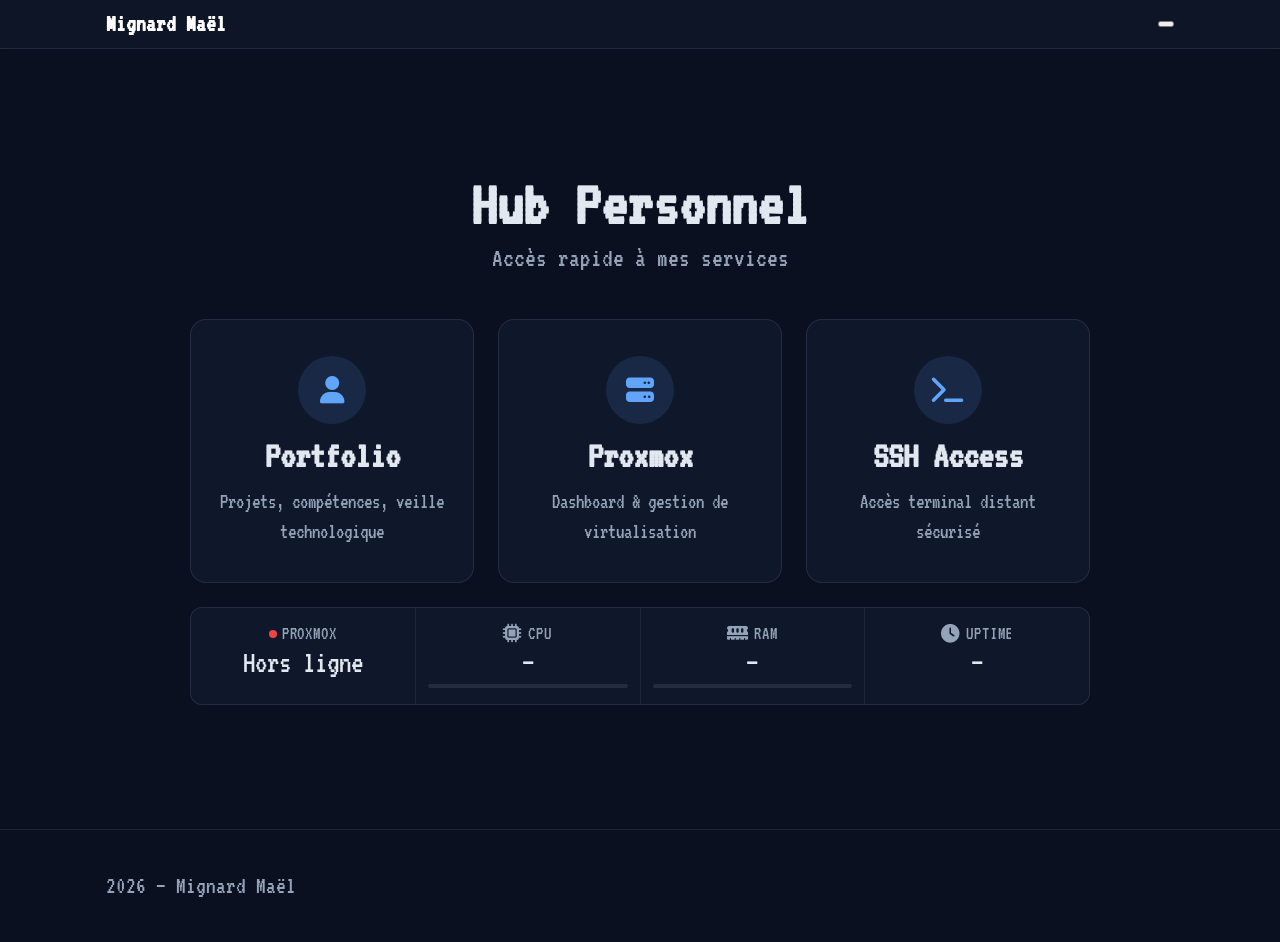
<file: index.html>
<!DOCTYPE html>
<html lang="fr">
  <head>
    <meta charset="UTF-8" />
    <meta name="viewport" content="width=device-width, initial-scale=1" />
    <title>Hub — Mignard Maël</title>
    <link href="https://fonts.googleapis.com/css2?family=VT323&display=swap" rel="stylesheet">
    <link rel="stylesheet" href="https://cdnjs.cloudflare.com/ajax/libs/font-awesome/6.5.1/css/all.min.css">
    <link rel="stylesheet" href="assets/css/style.css" />
    <link rel="icon" href="data:image/svg+xml,<svg xmlns=%22http://www.w3.org/2000/svg%22 viewBox=%220 0 100 100%22><text y=%22.9em%22 font-size=%2290%22></text></svg>">
    <script src="assets/js/main.js" defer></script>
    <script src="assets/js/stats.js" defer></script>
  </head>
  <body>
    <nav class="barre-de-navigation">
      <div class="conteneur">
        <a class="marque" href="index.html">Mignard Maël</a>
        <button class="bascule-theme" aria-label="Basculer le thème"></button>
      </div>
    </nav>

    <main class="hub-principal">
      <div class="conteneur hub-conteneur">
        <div class="hub-entete">
          <h1>Hub <span class="accent">Personnel</span></h1>
          <p class="hub-sous-titre">Accès rapide à mes services</p>
        </div>
        <div class="hub-grille">
          <a class="hub-carte" href="a-propos.html">
            <div class="hub-carte-icone"><i class="fa-solid fa-user"></i></div>
            <h2>Portfolio</h2>
            <p>Projets, compétences, veille technologique</p>
          </a>
          <a class="hub-carte" href="proxmox-dashboard.html">
            <div class="hub-carte-icone"><i class="fa-solid fa-server"></i></div>
            <h2>Proxmox</h2>
            <p>Dashboard & gestion de virtualisation</p>
          </a>
          <a class="hub-carte" href="https://ssh.mael-m.fr" target="_blank" rel="noopener noreferrer">
            <div class="hub-carte-icone"><i class="fa-solid fa-terminal"></i></div>
            <h2>SSH Access</h2>
            <p>Accès terminal distant sécurisé</p>
          </a>
        </div>

        <div class="hub-stats" id="proxmox-stats">
          <div class="stat-bloc">
            <span class="stat-label"><span class="stat-dot offline" id="stat-dot"></span> Proxmox</span>
            <span class="stat-value" id="stat-status">…</span>
          </div>
          <div class="stat-bloc">
            <span class="stat-label"><i class="fa-solid fa-microchip"></i> CPU</span>
            <span class="stat-value" id="stat-cpu">…</span>
            <div class="stat-bar-track"><div class="stat-bar" id="bar-cpu"></div></div>
          </div>
          <div class="stat-bloc">
            <span class="stat-label"><i class="fa-solid fa-memory"></i> RAM</span>
            <span class="stat-value" id="stat-ram">…</span>
            <div class="stat-bar-track"><div class="stat-bar" id="bar-ram"></div></div>
          </div>
          <div class="stat-bloc">
            <span class="stat-label"><i class="fa-solid fa-clock"></i> Uptime</span>
            <span class="stat-value" id="stat-uptime">…</span>
          </div>
        </div>

      </div>
    </main>

    <footer>
      <div class="conteneur">
        <p><span id="annee"></span> — Mignard Maël</p>
      </div>
    </footer>
  </body>
</html>
</file>
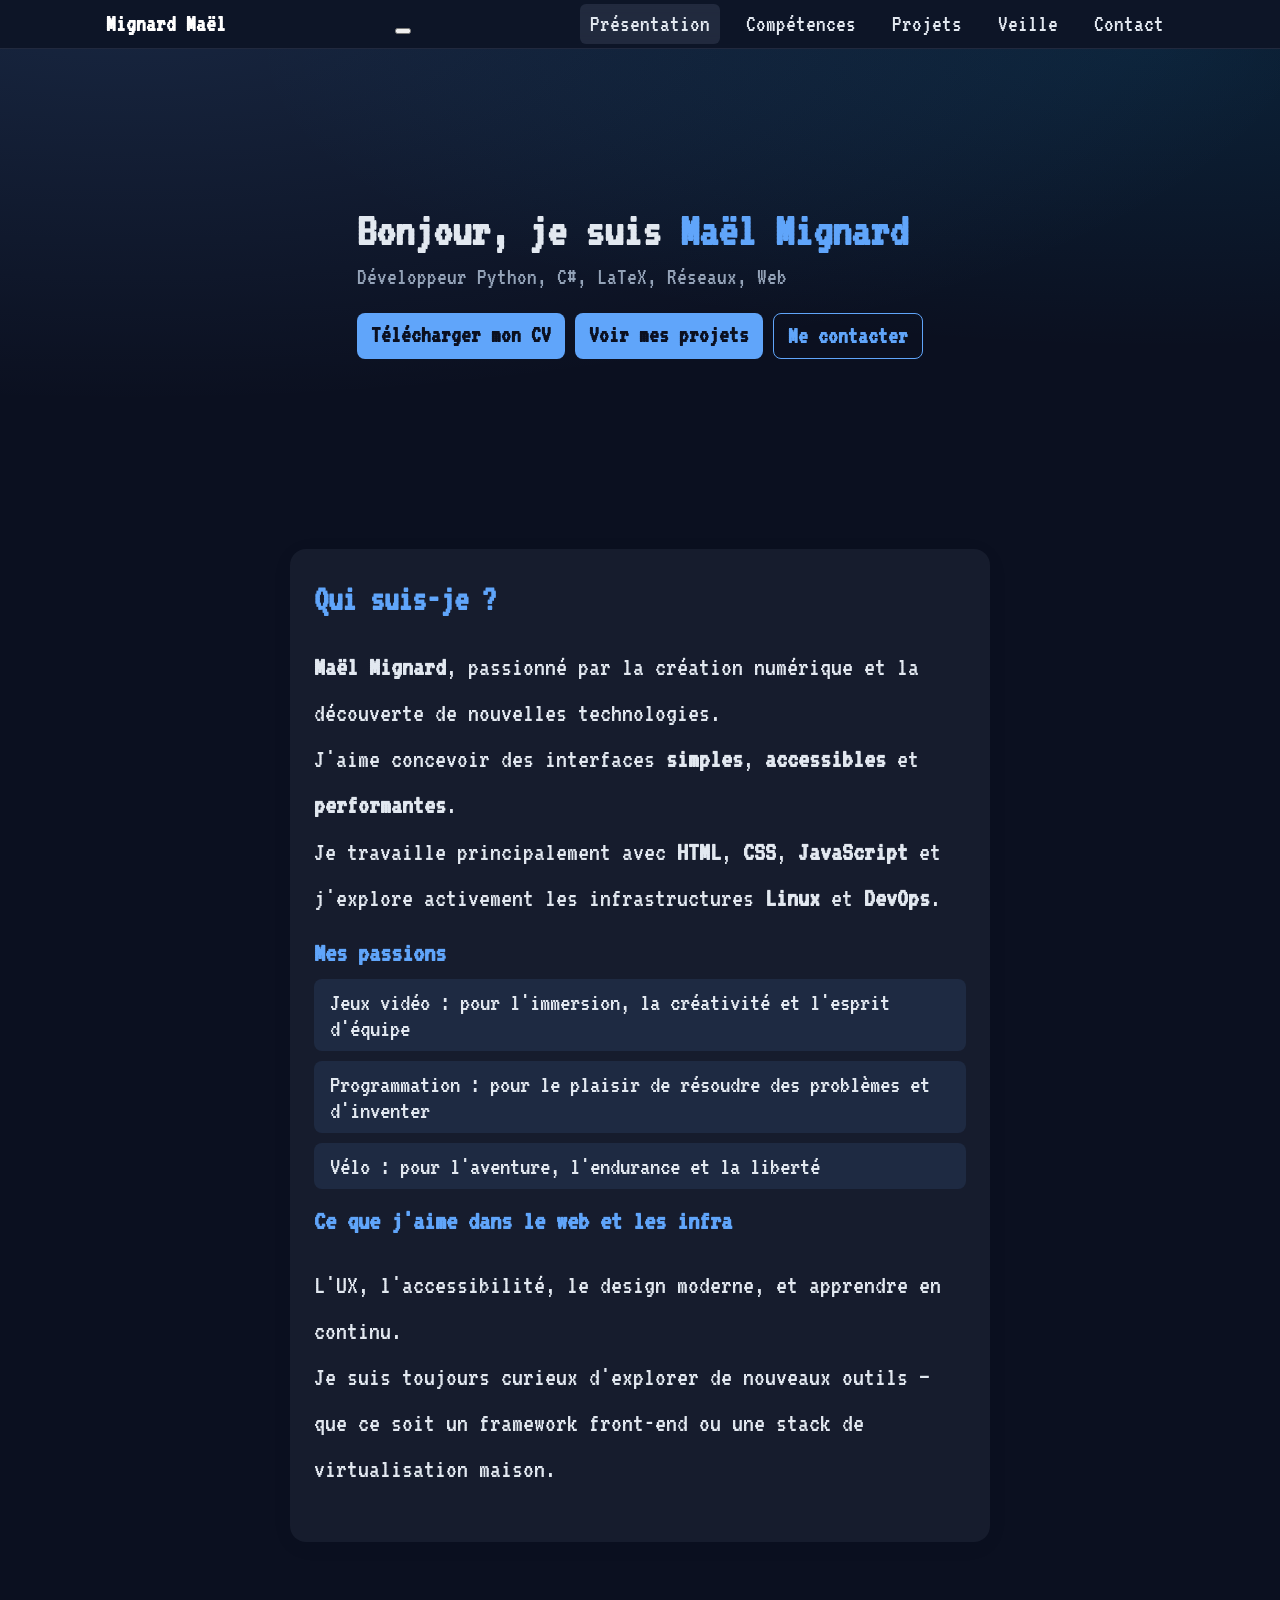
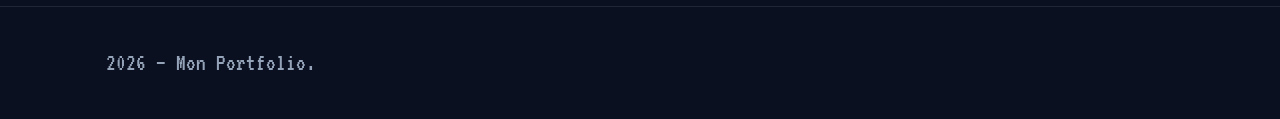
<file: a-propos.html>
<!DOCTYPE html>
<html lang="fr">
  <head>
    <meta charset="UTF-8" />
    <meta name="viewport" content="width=device-width, initial-scale=1" />
    <title>Présentation — Mignard Maël</title>
    <link href="https://fonts.googleapis.com/css2?family=VT323&display=swap" rel="stylesheet">
    <link rel="stylesheet" href="https://cdnjs.cloudflare.com/ajax/libs/font-awesome/6.5.1/css/all.min.css">
    <link rel="stylesheet" href="assets/css/style.css" />
    <link rel="icon" href="data:image/svg+xml,<svg xmlns=%22http://www.w3.org/2000/svg%22 viewBox=%220 0 100 100%22><text y=%22.9em%22 font-size=%2290%22></text></svg>">
    <script src="assets/js/main.js" defer></script>
  </head>
  <body>
    <nav class="barre-de-navigation">
      <div class="conteneur">
        <a class="marque" href="index.html">Mignard Maël</a>
        <div class="groupe-boutons-nav">
          <button class="bascule-theme" aria-label="Basculer le thème"></button>
          <button class="bascule-menu" aria-expanded="false" aria-controls="menu-principal" aria-label="Ouvrir le menu">
            <span></span><span></span><span></span>
          </button>
        </div>
        <ul id="menu-principal">
          <li><a class="actif" href="a-propos.html">Présentation</a></li>
          <li><a href="competences.html">Compétences</a></li>
          <li><a href="projects.html">Projets</a></li>
          <li><a href="veille.html">Veille</a></li>
          <li><a href="contact.html">Contact</a></li>
        </ul>
      </div>
    </nav>

    <header class="hero">
      <div class="conteneur">
        <h1>Bonjour, je suis <span class="accent">Maël Mignard</span></h1>
        <p class="sous-titre">Développeur Python, C#, LaTeX, Réseaux, Web</p>
        <div class="appel-action">
          <a class="bouton" href="assets/cv_fictif.pdf" download>Télécharger mon CV</a>
          <a class="bouton" href="projects.html">Voir mes projets</a>
          <a class="bouton secondaire" href="contact.html">Me contacter</a>
        </div>
      </div>
    </header>

    <main class="conteneur a-propos-principal">
      <section class="a-propos-section">
        <h2>Qui suis-je ?</h2>
        <p>
          <strong>Maël Mignard</strong>, passionné par la création numérique et la découverte de nouvelles technologies.<br>
          J'aime concevoir des interfaces <b>simples</b>, <b>accessibles</b> et <b>performantes</b>.<br>
          Je travaille principalement avec <b>HTML</b>, <b>CSS</b>, <b>JavaScript</b> et j'explore activement les infrastructures <b>Linux</b> et <b>DevOps</b>.
        </p>
        <h3>Mes passions</h3>
        <ul class="a-propos-passions">
          <li>Jeux vidéo&nbsp;: pour l'immersion, la créativité et l'esprit d'équipe</li>
          <li>Programmation&nbsp;: pour le plaisir de résoudre des problèmes et d'inventer</li>
          <li>Vélo&nbsp;: pour l'aventure, l'endurance et la liberté</li>
        </ul>
        <h3>Ce que j'aime dans le web et les infra</h3>
        <p>
          L'UX, l'accessibilité, le design moderne, et apprendre en continu.<br>
          Je suis toujours curieux d'explorer de nouveaux outils — que ce soit un framework front-end ou une stack de virtualisation maison.
        </p>
      </section>
    </main>

    <footer>
      <div class="conteneur">
        <p><span id="annee"></span> — Mon Portfolio.</p>
      </div>
    </footer>
  </body>
</html>
</file>
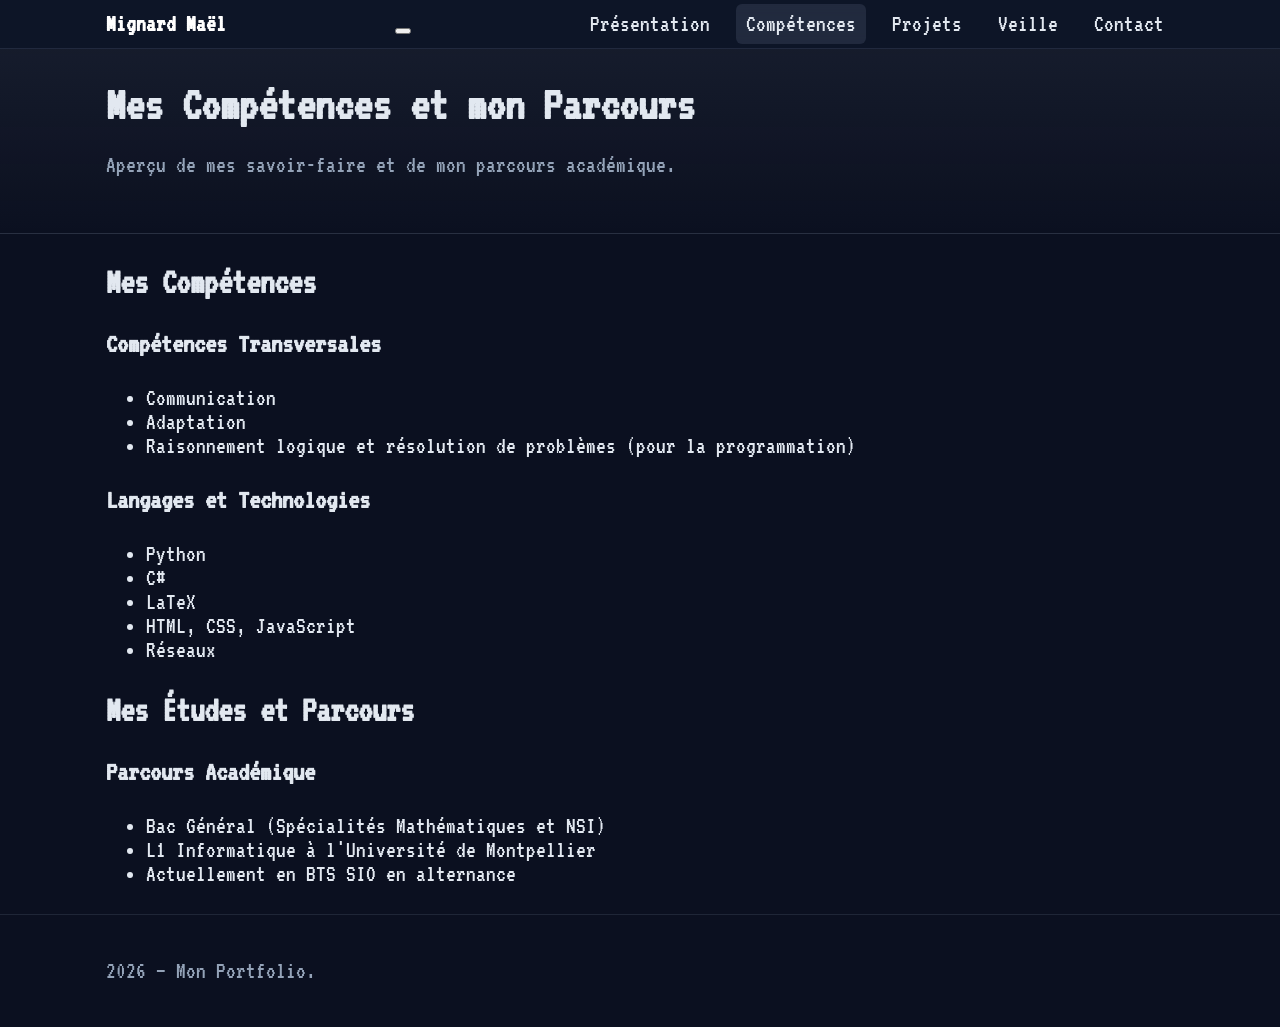
<file: competences.html>
<!DOCTYPE html>
<html lang="fr">
  <head>
    <meta charset="UTF-8" />
    <meta name="viewport" content="width=device-width, initial-scale=1" />
    <title>Compétences & Études - Mignard Maël</title>
    <link href="https://fonts.googleapis.com/css2?family=VT323&display=swap" rel="stylesheet">
    <link rel="stylesheet" href="https://cdnjs.cloudflare.com/ajax/libs/font-awesome/6.5.1/css/all.min.css">
    <link rel="stylesheet" href="assets/css/style.css" />
    <link rel="icon" href="data:image/svg+xml,<svg xmlns=%22http://www.w3.org/2000/svg%22 viewBox=%220 0 100 100%22><text y=%22.9em%22 font-size=%2290%22></text></svg>">
    <script src="assets/js/main.js" defer></script>
  </head>
  <body>
    <nav class="barre-de-navigation">
      <div class="conteneur">
        <a class="marque" href="index.html">Mignard Maël</a>
        <div class="groupe-boutons-nav">
          <button class="bascule-theme" aria-label="Basculer le thème"></button>
          <button class="bascule-menu" aria-expanded="false" aria-controls="menu-principal" aria-label="Ouvrir le menu">
            <span></span><span></span><span></span>
          </button>
        </div>
        <ul id="menu-principal">
          <li><a href="a-propos.html">Présentation</a></li>
          <li><a class="actif" href="competences.html">Compétences</a></li>
          <li><a href="projects.html">Projets</a></li>
          <li><a href="veille.html">Veille</a></li>
          <li><a href="contact.html">Contact</a></li>
        </ul>
      </div>
    </nav>

    <header class="sous-hero">
      <div class="conteneur">
        <h1>Mes <span class="accent">Compétences</span> et mon <span class="accent">Parcours</span></h1>
        <p class="sous-titre">Aperçu de mes savoir-faire et de mon parcours académique.</p>
      </div>
    </header>

    <main class="conteneur">
      <section class="competences-section">
        <h2>Mes Compétences</h2>
        <div class="competences-list">
          <h3>Compétences Transversales</h3>
          <ul>
            <li>Communication</li>
            <li>Adaptation</li>
            <li>Raisonnement logique et résolution de problèmes (pour la programmation)</li>
          </ul>
          <h3>Langages et Technologies</h3>
          <ul>
            <li>Python</li>
            <li>C#</li>
            <li>LaTeX</li>
            <li>HTML, CSS, JavaScript</li>
            <li>Réseaux</li>
          </ul>
        </div>
      </section>

      <section class="etudes-section">
        <h2>Mes Études et Parcours</h2>
        <div class="etudes-content">
          <h3>Parcours Académique</h3>
          <ul>
            <li>Bac Général (Spécialités Mathématiques et NSI)</li>
            <li>L1 Informatique à l'Université de Montpellier</li>
            <li>Actuellement en BTS SIO en alternance</li>
          </ul>
        </div>
      </section>
    </main>

    <footer>
      <div class="conteneur">
        <p> <span id="annee"></span> — Mon Portfolio. </p>
      </div>
    </footer>
  </body>
</html>
</file>
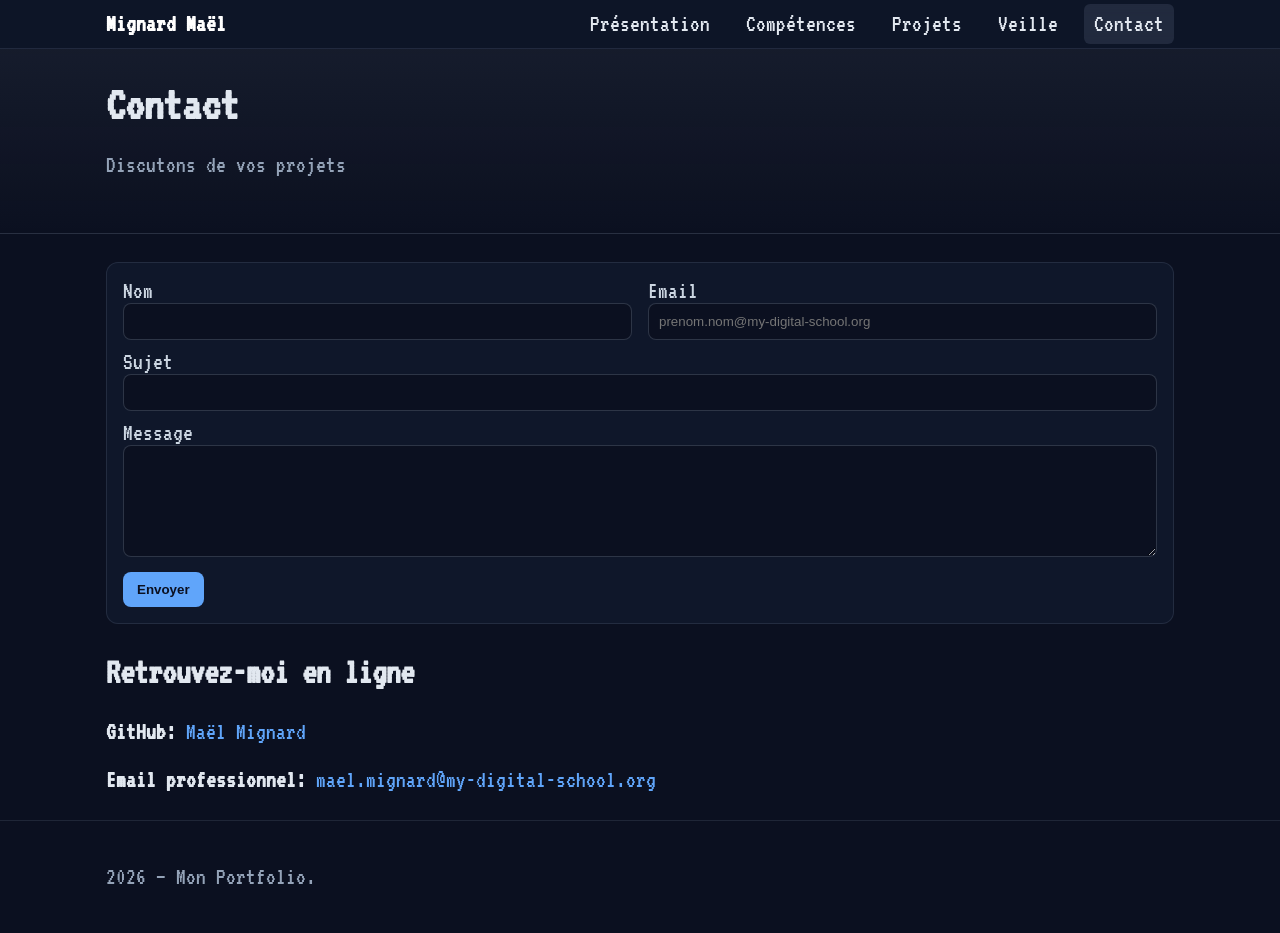
<file: contact.html>
<!DOCTYPE html>
<html lang="fr">
  <head>
    <meta charset="UTF-8" />
    <meta name="viewport" content="width=device-width, initial-scale=1" />
    <title>Portfolio — Contact</title>
    <link href="https://fonts.googleapis.com/css2?family=VT323&display=swap" rel="stylesheet">
    <link rel="stylesheet" href="https://cdnjs.cloudflare.com/ajax/libs/font-awesome/6.5.1/css/all.min.css">
    <link rel="stylesheet" href="assets/css/style.css" />
    <link rel="icon" href="data:image/svg+xml,<svg xmlns=%22http://www.w3.org/2000/svg%22 viewBox=%220 0 100 100%22><text y=%22.9em%22 font-size=%2290%22></text></svg>">
    <script src="assets/js/main.js" defer></script>
  </head>
  <body>
    <nav class="barre-de-navigation">
      <div class="conteneur">
        <a class="marque" href="index.html">Mignard Maël</a>
        <button class="bascule-menu" aria-expanded="false" aria-controls="menu-principal" aria-label="Ouvrir le menu">
          <span></span><span></span><span></span>
        </button>
        <ul id="menu-principal">
          <li><a href="a-propos.html">Présentation</a></li>
          <li><a href="competences.html">Compétences</a></li>
          <li><a href="projects.html">Projets</a></li>
          <li><a href="veille.html">Veille</a></li>
          <li><a class="actif" href="contact.html">Contact</a></li>
        </ul>
      </div>
    </nav>

    <header class="sous-hero">
      <div class="conteneur">
        <h1>Contact</h1>
        <p class="sous-titre">Discutons de vos projets</p>
      </div>
    </header>

    <main class="conteneur">
      <section>
        <form class="formulaire" action="https://formspree.io/f/VOTRE_CODE_UNIQUE" method="post">
          <div class="grille formulaire-grille">
            <label>
              Nom
              <input type="text" name="name" required />
            </label>
            <label>
              Email
              <input type="email" name="email" required placeholder="prenom.nom@my-digital-school.org" />
            </label>
          </div>
          <label>
            Sujet
            <input type="text" name="subject" />
          </label>
          <label>
            Message
            <textarea name="message" rows="6" required></textarea>
          </label>
          <button class="bouton" type="submit">Envoyer</button>
        </form>
      </section>

      <section>
        <h2>Retrouvez-moi en ligne</h2>
        <p><strong>GitHub:</strong> <a href="https://github.com/ToNyG3nt/BTS" target="_blank">Maël Mignard</a></p>
        <p><strong>Email professionnel:</strong> <a href="mailto:mael.mignard@my-digital-school.org">mael.mignard@my-digital-school.org</a></p>
      </section>
    </main>

    <footer>
      <div class="conteneur">
        <p><span id="annee"></span> — Mon Portfolio.</p>
      </div>
    </footer>
  </body>
  </html>
</file>
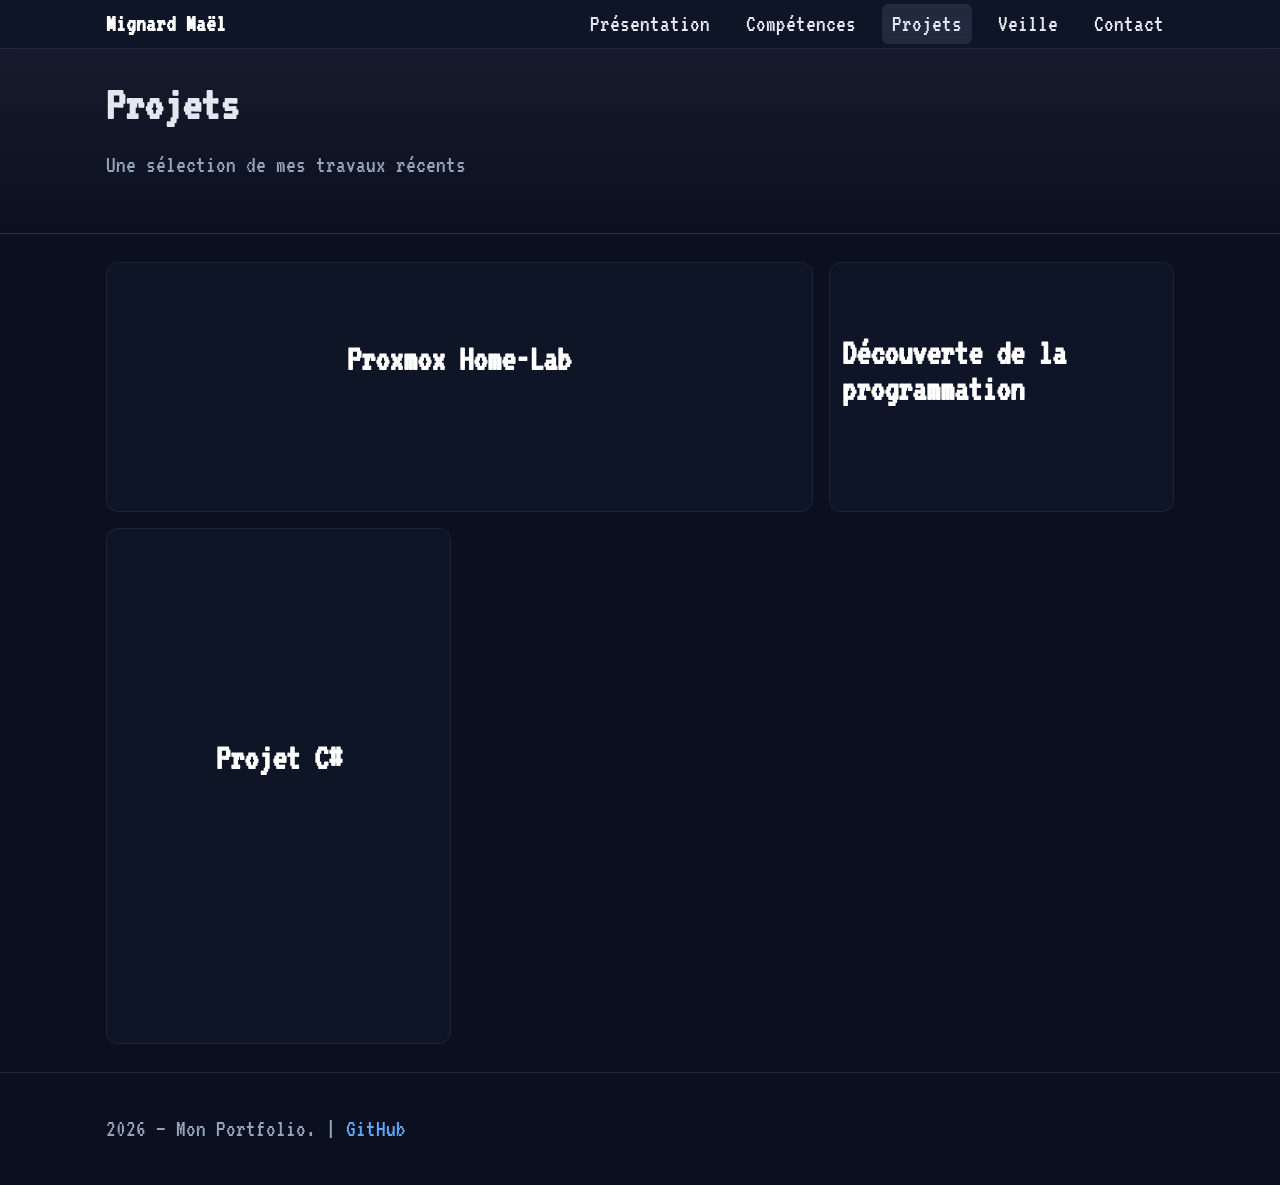
<file: projects.html>
<!DOCTYPE html>
<html lang="fr">
  <head>
    <meta charset="UTF-8" />
    <meta name="viewport" content="width=device-width, initial-scale=1" />
    <title>Portfolio — Projets</title>
    <link href="https://fonts.googleapis.com/css2?family=VT323&display=swap" rel="stylesheet">
    <link rel="stylesheet" href="https://cdnjs.cloudflare.com/ajax/libs/font-awesome/6.5.1/css/all.min.css">
    <link rel="stylesheet" href="assets/css/style.css" />
    <link rel="icon" href="data:image/svg+xml,<svg xmlns=%22http://www.w3.org/2000/svg%22 viewBox=%220 0 100 100%22><text y=%22.9em%22 font-size=%2290%22></text></svg>">
    <script src="assets/js/main.js" defer></script>
  </head>
  <body>
    <nav class="barre-de-navigation">
      <div class="conteneur">
        <a class="marque" href="index.html">Mignard Maël</a>
        <button class="bascule-menu" aria-expanded="false" aria-controls="menu-principal" aria-label="Ouvrir le menu">
          <span></span><span></span><span></span>
        </button>
        <ul id="menu-principal">
          <li><a href="a-propos.html">Présentation</a></li>
          <li><a href="competences.html">Compétences</a></li>
          <li><a class="actif" href="projects.html">Projets</a></li>
          <li><a href="veille.html">Veille</a></li>
          <li><a href="contact.html">Contact</a></li>
        </ul>
      </div>
    </nav>

    <header class="sous-hero">
      <div class="conteneur">
        <h1>Projets</h1>
        <p class="sous-titre">Une sélection de mes travaux récents</p>
      </div>
    </header>

    <main class="conteneur">
      <section>
        <div class="grille-projets">
          <a href="projets/proxmox.html" class="projet-carte projet-proxmox item-1">
            <div class="projet-contenu">
              <h2>Proxmox Home-Lab</h2>
              <p>Infrastructure de virtualisation personnelle avec Cloudflare Zero Trust.</p>
            </div>
          </a>
          <a href="projets/decouverte-programmation.html" class="projet-carte projet-decouverte item-2">
            <div class="projet-contenu">
              <h2>Découverte de la programmation</h2>
              <p>Logigrammes et pseudocode.</p>
            </div>
          </a>
          <a href="projets/projet-csharp.html" class="projet-carte projet-csharp item-3">
            <div class="projet-contenu">
              <h2>Projet C#</h2>
              <p>Apprentissage du C# avec un projet simple.</p>
            </div>
          </a>
        </div>
      </section>
    </main>

    <footer>
      <div class="conteneur">
        <p><span id="annee"></span> — Mon Portfolio. | <a href="https://github.com/MaelMignard" target="_blank">GitHub</a></p>
      </div>
    </footer>
  </body>
</html>
</file>
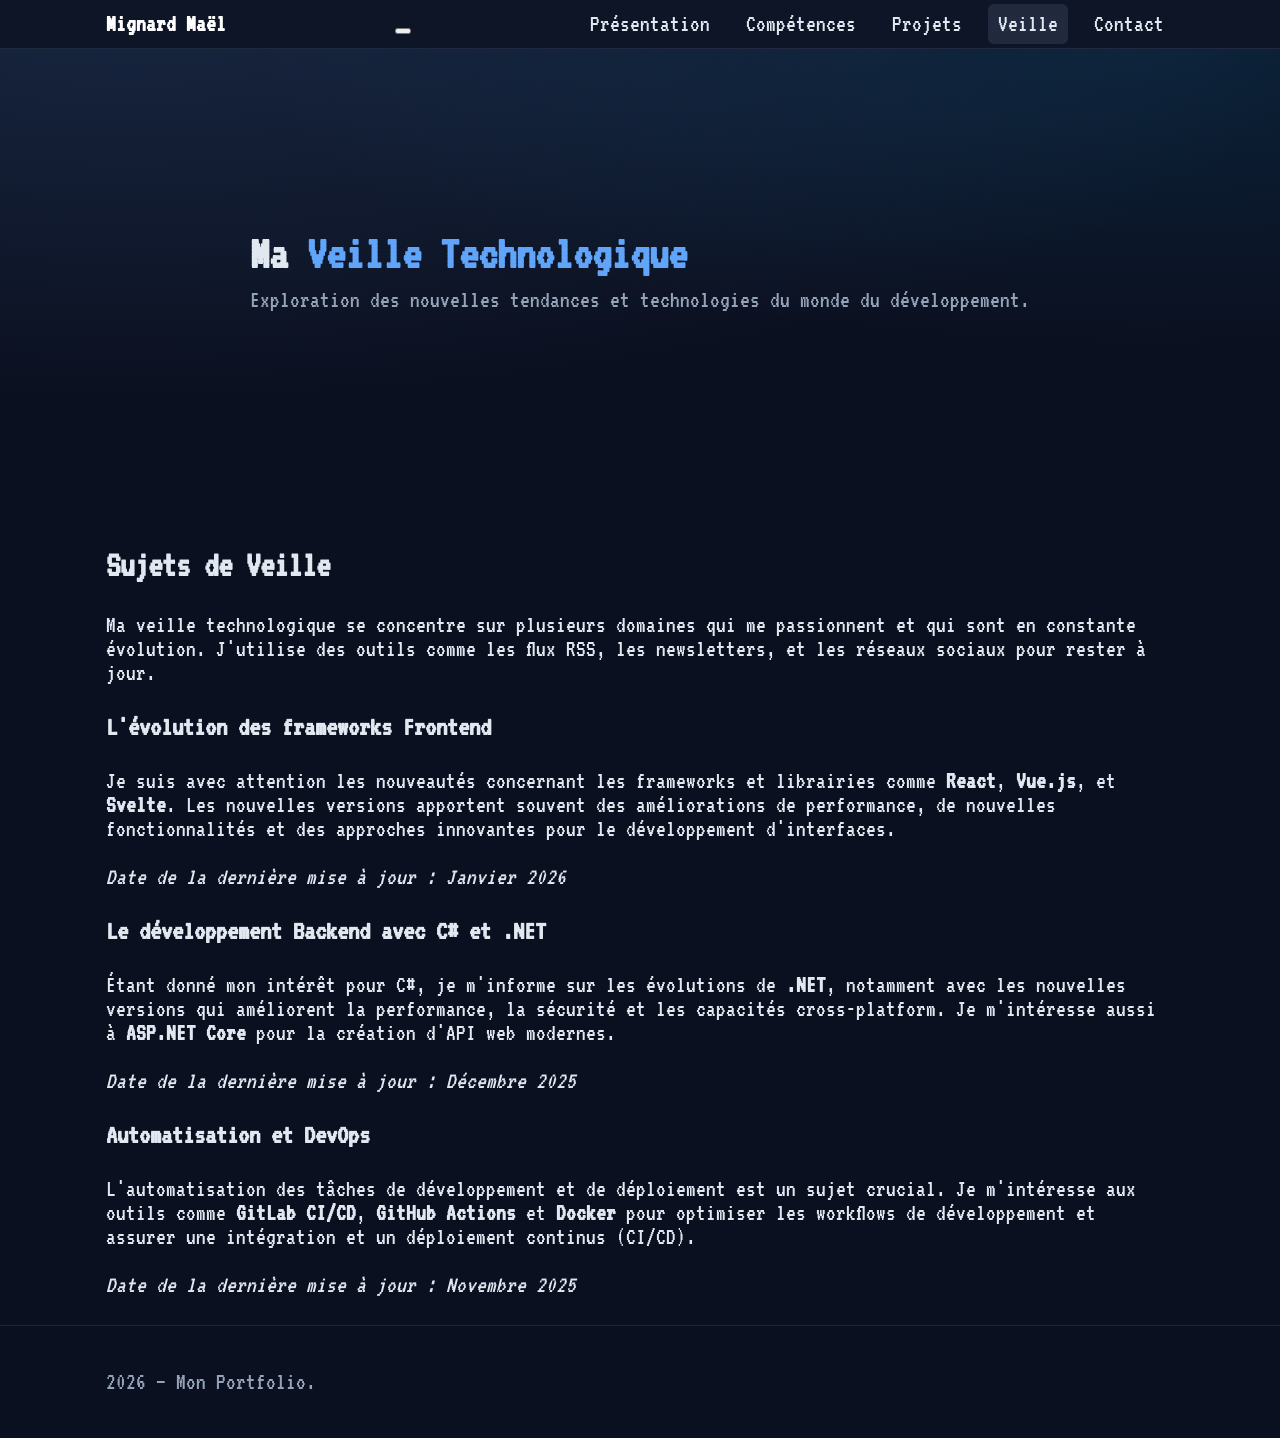
<file: veille.html>
<!DOCTYPE html>
<html lang="fr">
  <head>
    <meta charset="UTF-8" />
    <meta name="viewport" content="width=device-width, initial-scale=1" />
    <title>Veille Technologique - Mignard Maël</title>
    <link href="https://fonts.googleapis.com/css2?family=VT323&display=swap" rel="stylesheet">
    <link rel="stylesheet" href="https://cdnjs.cloudflare.com/ajax/libs/font-awesome/6.5.1/css/all.min.css">
    <link rel="stylesheet" href="assets/css/style.css" />
    <link rel="icon" href="data:image/svg+xml,<svg xmlns=%22http://www.w3.org/2000/svg%22 viewBox=%220 0 100 100%22><text y=%22.9em%22 font-size=%2290%22></text></svg>">
    <script src="assets/js/content.js" defer></script>
    <script src="assets/js/main.js" defer></script>
  </head>
  <body>
    <nav class="barre-de-navigation">
      <div class="conteneur">
        <a class="marque" href="index.html">Mignard Maël</a>
        <div class="groupe-boutons-nav">
          <button class="bascule-theme" aria-label="Basculer le thème"></button>
          <button class="bascule-menu" aria-expanded="false" aria-controls="menu-principal" aria-label="Ouvrir le menu">
            <span></span><span></span><span></span>
          </button>
        </div>
        <ul id="menu-principal">
          <li><a href="a-propos.html">Présentation</a></li>
          <li><a href="competences.html">Compétences</a></li>
          <li><a href="projects.html">Projets</a></li>
          <li><a class="actif" href="veille.html">Veille</a></li>
          <li><a href="contact.html">Contact</a></li>
        </ul>
      </div>
    </nav>

    <header class="hero">
      <div class="conteneur">
        <h1>Ma <span class="accent">Veille Technologique</span></h1>
        <p class="sous-titre">Exploration des nouvelles tendances et technologies du monde du développement.</p>
      </div>
    </header>

    <main class="conteneur">
      <section class="veille-section">
        <h2>Sujets de Veille</h2>
        <p>
          Ma veille technologique se concentre sur plusieurs domaines qui me passionnent et qui sont en constante évolution. J'utilise des outils comme les flux RSS, les newsletters, et les réseaux sociaux pour rester à jour.
        </p>
        
        <article class="sujet">
          <h3>L'évolution des frameworks Frontend</h3>
          <p>
            Je suis avec attention les nouveautés concernant les frameworks et librairies comme <strong>React</strong>, <strong>Vue.js</strong>, et <strong>Svelte</strong>. Les nouvelles versions apportent souvent des améliorations de performance, de nouvelles fonctionnalités et des approches innovantes pour le développement d'interfaces.
          </p>
          <p><em>Date de la dernière mise à jour : Janvier 2026</em></p>
        </article>
        
        <article class="sujet">
          <h3>Le développement Backend avec C# et .NET</h3>
          <p>
            Étant donné mon intérêt pour C#, je m'informe sur les évolutions de <strong>.NET</strong>, notamment avec les nouvelles versions qui améliorent la performance, la sécurité et les capacités cross-platform. Je m'intéresse aussi à <strong>ASP.NET Core</strong> pour la création d'API web modernes.
          </p>
          <p><em>Date de la dernière mise à jour : Décembre 2025</em></p>
        </article>

        <article class="sujet">
          <h3>Automatisation et DevOps</h3>
          <p>
            L'automatisation des tâches de développement et de déploiement est un sujet crucial. Je m'intéresse aux outils comme <strong>GitLab CI/CD</strong>, <strong>GitHub Actions</strong> et <strong>Docker</strong> pour optimiser les workflows de développement et assurer une intégration et un déploiement continus (CI/CD).
          </p>
          <p><em>Date de la dernière mise à jour : Novembre 2025</em></p>
        </article>

      </section>
    </main>

    <footer>
      <div class="conteneur">
        <p> <span id="annee"></span> — Mon Portfolio. </p>
      </div>
    </footer>
  </body>
</html>
</file>
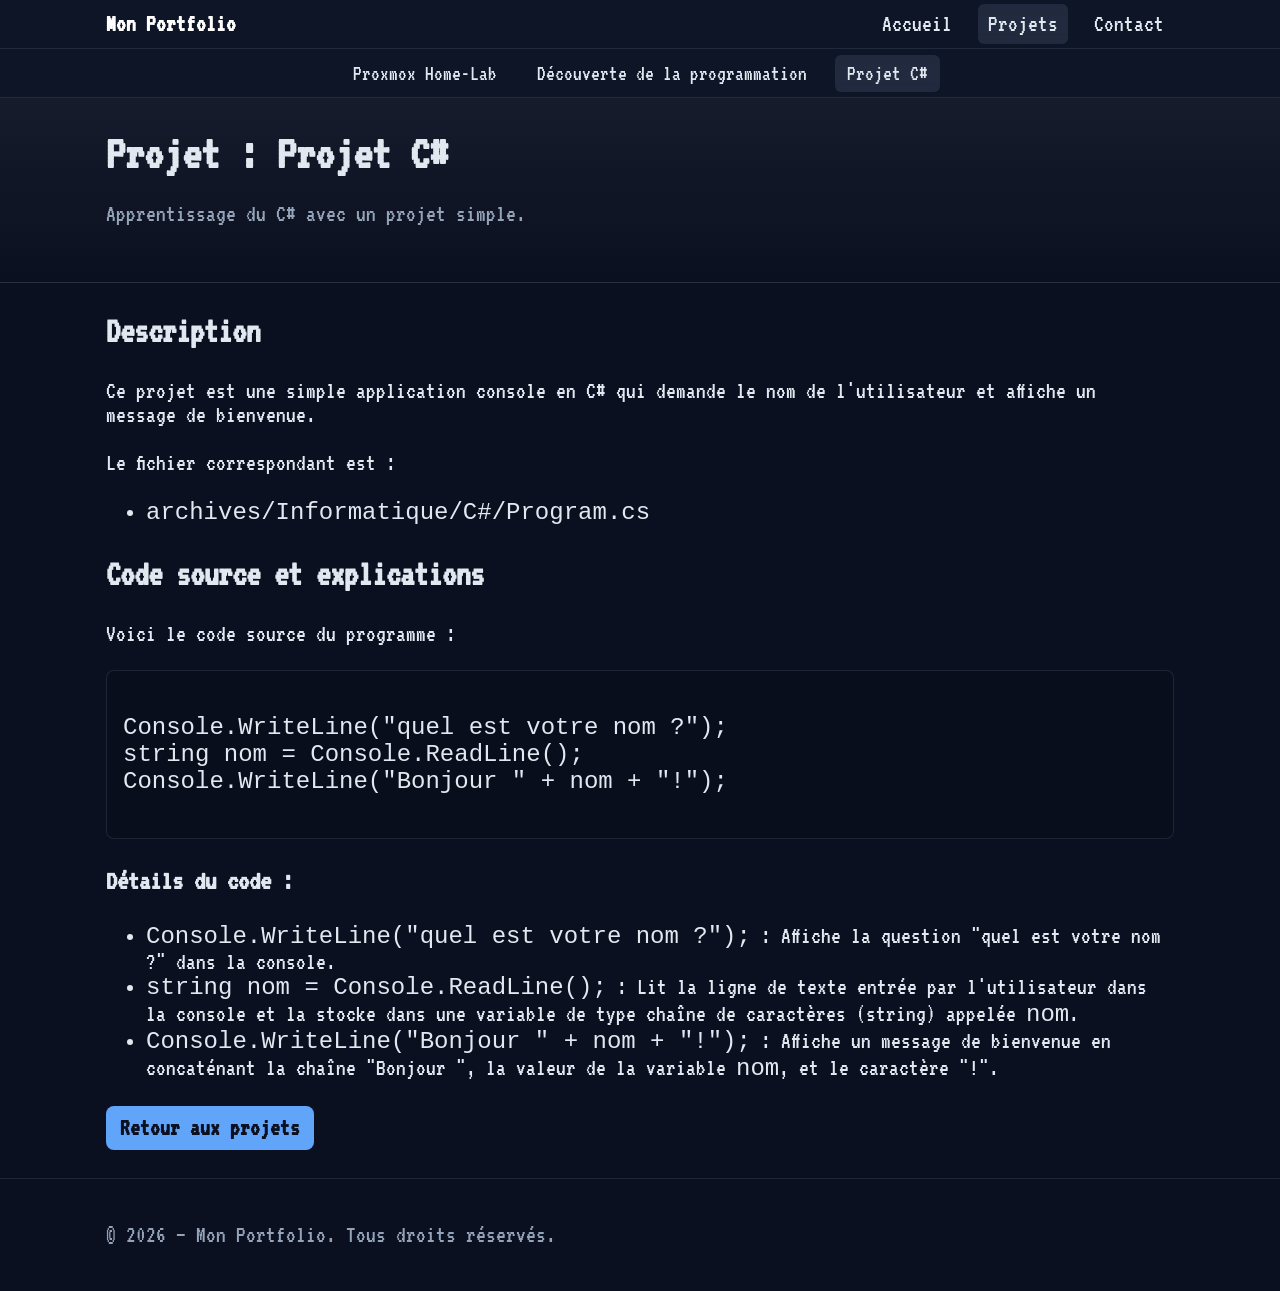
<file: projets/projet-csharp.html>
<!DOCTYPE html>
<html lang="fr">
  <head>
    <meta charset="UTF-8" />
    <meta name="viewport" content="width=device-width, initial-scale=1" />
    <title>Portfolio — Projet C#</title>
    <link href="https://fonts.googleapis.com/css2?family=VT323&display=swap" rel="stylesheet">
    <link rel="stylesheet" href="../assets/css/style.css" />
    <link rel="icon" href="data:image/svg+xml,<svg xmlns=%22http://www.w3.org/2000/svg%22 viewBox=%220 0 100 100%22><text y=%22.9em%22 font-size=%2290%22></text></svg>">
    <script src="../assets/js/main.js" defer></script>
  </head>
  <body>
    <nav class="barre-de-navigation">
      <div class="conteneur">
        <a class="marque" href="../index.html">Mon Portfolio</a>
        <button class="bascule-menu" aria-expanded="false" aria-controls="menu-principal" aria-label="Ouvrir le menu">
          <span></span><span></span><span></span>
        </button>
        <ul id="menu-principal">
          <li><a href="../index.html">Accueil</a></li>
          <li><a class="actif" href="../projects.html">Projets</a></li>
          <li><a href="../contact.html">Contact</a></li>
        </ul>
      </div>
    </nav>

    <nav class="projets-navigation">
      <div class="conteneur">
        <ul>
          <li><a href="proxmox.html">Proxmox Home-Lab</a></li>
          <li><a href="decouverte-programmation.html">Découverte de la programmation</a></li>
          <li><a class="actif" href="projet-csharp.html">Projet C#</a></li>
        </ul>
      </div>
    </nav>

    <header class="sous-hero">
      <div class="conteneur">
        <h1>Projet : Projet C#</h1>
        <p class="sous-titre">Apprentissage du C# avec un projet simple.</p>
      </div>
    </header>

    <main class="conteneur">
      <section>
        <h2>Description</h2>
        <p>
          Ce projet est une simple application console en C# qui demande le nom de l'utilisateur et affiche un message de bienvenue.
        </p>
        <p>
          Le fichier correspondant est :
          <ul>
            <li><code>archives/Informatique/C#/Program.cs</code></li>
          </ul>
        </p>
        
        <h2>Code source et explications</h2>
        <p>Voici le code source du programme :</p>
        <pre><code>
Console.WriteLine("quel est votre nom ?");
string nom = Console.ReadLine();
Console.WriteLine("Bonjour " + nom + "!");
        </code></pre>
        
        <h3>Détails du code :</h3>
        <ul>
          <li><code>Console.WriteLine("quel est votre nom ?");</code> : Affiche la question "quel est votre nom ?" dans la console.</li>
          <li><code>string nom = Console.ReadLine();</code> : Lit la ligne de texte entrée par l'utilisateur dans la console et la stocke dans une variable de type chaîne de caractères (string) appelée <code>nom</code>.</li>
          <li><code>Console.WriteLine("Bonjour " + nom + "!");</code> : Affiche un message de bienvenue en concaténant la chaîne "Bonjour ", la valeur de la variable <code>nom</code>, et le caractère "!".</li>
        </ul>

        <a href="../projects.html" class="bouton">Retour aux projets</a>
      </section>
    </main>

    <footer>
      <div class="conteneur">
        <p>© <span id="annee"></span> — Mon Portfolio. Tous droits réservés.</p>
      </div>
    </footer>
  </body>
</html>
</file>
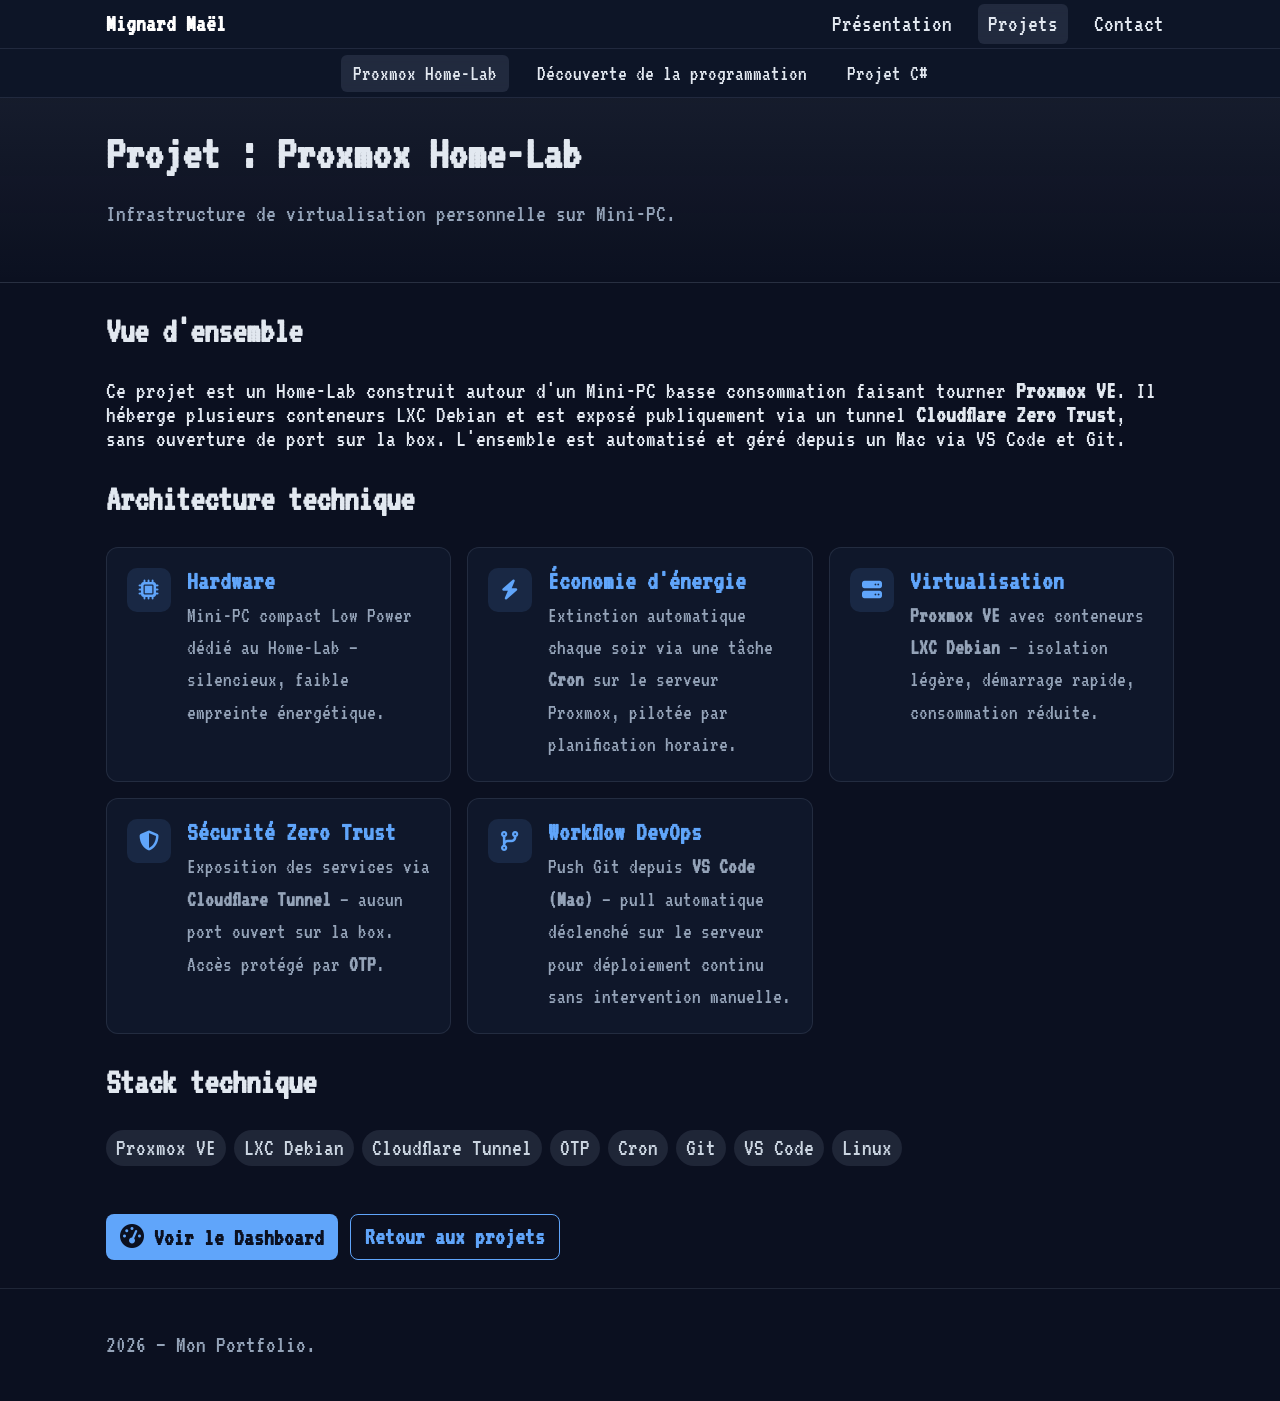
<file: projets/proxmox.html>
<!DOCTYPE html>
<html lang="fr">
  <head>
    <meta charset="UTF-8" />
    <meta name="viewport" content="width=device-width, initial-scale=1" />
    <title>Portfolio — Proxmox Home-Lab</title>
    <link href="https://fonts.googleapis.com/css2?family=VT323&display=swap" rel="stylesheet">
    <link rel="stylesheet" href="https://cdnjs.cloudflare.com/ajax/libs/font-awesome/6.5.1/css/all.min.css">
    <link rel="stylesheet" href="../assets/css/style.css" />
    <link rel="icon" href="data:image/svg+xml,<svg xmlns=%22http://www.w3.org/2000/svg%22 viewBox=%220 0 100 100%22><text y=%22.9em%22 font-size=%2290%22></text></svg>">
    <script src="../assets/js/main.js" defer></script>
  </head>
  <body>
    <nav class="barre-de-navigation">
      <div class="conteneur">
        <a class="marque" href="../index.html">Mignard Maël</a>
        <button class="bascule-menu" aria-expanded="false" aria-controls="menu-principal" aria-label="Ouvrir le menu">
          <span></span><span></span><span></span>
        </button>
        <ul id="menu-principal">
          <li><a href="../a-propos.html">Présentation</a></li>
          <li><a class="actif" href="../projects.html">Projets</a></li>
          <li><a href="../contact.html">Contact</a></li>
        </ul>
      </div>
    </nav>

    <nav class="projets-navigation">
      <div class="conteneur">
        <ul>
          <li><a class="actif" href="proxmox.html">Proxmox Home-Lab</a></li>
          <li><a href="decouverte-programmation.html">Découverte de la programmation</a></li>
          <li><a href="projet-csharp.html">Projet C#</a></li>
        </ul>
      </div>
    </nav>

    <header class="sous-hero">
      <div class="conteneur">
        <h1>Projet : <span class="accent">Proxmox Home-Lab</span></h1>
        <p class="sous-titre">Infrastructure de virtualisation personnelle sur Mini-PC.</p>
      </div>
    </header>

    <main class="conteneur">
      <section>
        <h2>Vue d'ensemble</h2>
        <p>
          Ce projet est un Home-Lab construit autour d'un Mini-PC basse consommation faisant tourner
          <strong>Proxmox VE</strong>. Il héberge plusieurs conteneurs LXC Debian et est exposé publiquement
          via un tunnel <strong>Cloudflare Zero Trust</strong>, sans ouverture de port sur la box.
          L'ensemble est automatisé et géré depuis un Mac via VS Code et Git.
        </p>

        <h2>Architecture technique</h2>
        <div class="proxmox-grille">

          <div class="proxmox-bloc">
            <div class="proxmox-bloc-icone"><i class="fa-solid fa-microchip"></i></div>
            <div>
              <h3>Hardware</h3>
              <p>Mini-PC compact Low Power dédié au Home-Lab — silencieux, faible empreinte énergétique.</p>
            </div>
          </div>

          <div class="proxmox-bloc">
            <div class="proxmox-bloc-icone"><i class="fa-solid fa-bolt"></i></div>
            <div>
              <h3>Économie d'énergie</h3>
              <p>Extinction automatique chaque soir via une tâche <strong>Cron</strong> sur le serveur Proxmox, pilotée par planification horaire.</p>
            </div>
          </div>

          <div class="proxmox-bloc">
            <div class="proxmox-bloc-icone"><i class="fa-solid fa-server"></i></div>
            <div>
              <h3>Virtualisation</h3>
              <p><strong>Proxmox VE</strong> avec conteneurs <strong>LXC Debian</strong> — isolation légère, démarrage rapide, consommation réduite.</p>
            </div>
          </div>

          <div class="proxmox-bloc">
            <div class="proxmox-bloc-icone"><i class="fa-solid fa-shield-halved"></i></div>
            <div>
              <h3>Sécurité Zero Trust</h3>
              <p>Exposition des services via <strong>Cloudflare Tunnel</strong> — aucun port ouvert sur la box. Accès protégé par <strong>OTP</strong>.</p>
            </div>
          </div>

          <div class="proxmox-bloc">
            <div class="proxmox-bloc-icone"><i class="fa-solid fa-code-branch"></i></div>
            <div>
              <h3>Workflow DevOps</h3>
              <p>Push Git depuis <strong>VS Code (Mac)</strong> — pull automatique déclenché sur le serveur pour déploiement continu sans intervention manuelle.</p>
            </div>
          </div>

        </div>

        <h2>Stack technique</h2>
        <ul class="etiquettes">
          <li>Proxmox VE</li>
          <li>LXC Debian</li>
          <li>Cloudflare Tunnel</li>
          <li>OTP</li>
          <li>Cron</li>
          <li>Git</li>
          <li>VS Code</li>
          <li>Linux</li>
        </ul>

        <br>
        <div style="display:flex;gap:12px;flex-wrap:wrap;align-items:center;">
          <a href="../proxmox-dashboard.html" class="bouton">
            <i class="fa-solid fa-gauge-high"></i> Voir le Dashboard
          </a>
          <a href="../projects.html" class="bouton secondaire">Retour aux projets</a>
        </div>
      </section>
    </main>

    <footer>
      <div class="conteneur">
        <p><span id="annee"></span> — Mon Portfolio.</p>
      </div>
    </footer>
  </body>
</html>
</file>
<file: assets/css/style.css>
:root{--bg:#0b1020;--card:#0f172a;--text:#e2e8f0;--muted:#94a3b8;--accent:#60a5fa;--ring:#93c5fd;--accent-bg:rgba(96,165,250,.12);--accent-glow:rgba(96,165,250,.18)}
*{box-sizing:border-box}
html,body{margin:0}
body{font-family:'VT323', monospace;font-size:1.5rem;color:var(--text);background:var(--bg)}
a{color:var(--accent);text-decoration:none}
a:hover{text-decoration:underline}
.conteneur{max-width:1100px;margin:0 auto;padding:0 16px}
.bouton{display:inline-block;padding:10px 14px;background:var(--accent);color:#0b1020;border-radius:8px;font-weight:600;border:none}
.bouton.secondaire{background:transparent;color:var(--accent);border:1px solid var(--accent)}

/* Nav */
.barre-de-navigation{position:sticky;top:0;z-index:10;background:rgba(15,23,42,.85);backdrop-filter:blur(8px);border-bottom:1px solid rgba(148,163,184,.15)}
.barre-de-navigation .marque{font-weight:800;color:#fff;padding:12px 0;display:inline-block}
.barre-de-navigation .conteneur{display:flex;align-items:center;justify-content:space-between}
.barre-de-navigation ul{list-style:none;display:flex;align-items:center;gap:16px;margin:0;padding:12px 0}
.barre-de-navigation li a{padding:8px 10px;border-radius:6px;color:#e2e8f0}
.barre-de-navigation li a:hover,.barre-de-navigation a.actif{background:rgba(148,163,184,.15)}
.bascule-menu{display:none;width:40px;height:40px;border:1px solid rgba(148,163,184,.25);border-radius:8px;background:transparent}
.bascule-menu span{display:block;width:18px;height:2px;background:#e2e8f0;margin:4px auto}
.menu-services{position:relative;border-left:1px solid rgba(148,163,184,.25);padding-left:16px;margin-left:4px}
.services-trigger{background:transparent;border:none;color:#e2e8f0;font-family:inherit;font-size:inherit;padding:8px 10px;border-radius:6px;cursor:pointer;display:flex;align-items:center;gap:6px}
.services-trigger:hover,.menu-services:focus-within .services-trigger{background:rgba(148,163,184,.15)}
.services-trigger .fa-chevron-down{font-size:.7em;transition:transform .2s}
.menu-services:hover .services-trigger .fa-chevron-down,.menu-services:focus-within .services-trigger .fa-chevron-down{transform:rotate(180deg)}
.services-dropdown{position:absolute;top:calc(100% + 6px);right:0;background:var(--card);border:1px solid rgba(148,163,184,.2);border-radius:10px;padding:8px;min-width:190px;display:none;flex-direction:column;gap:2px;z-index:20;box-shadow:0 8px 32px rgba(0,0,0,.35)}
.menu-services:hover .services-dropdown,.menu-services:focus-within .services-dropdown{display:flex}
.services-dropdown a{display:flex;align-items:center;gap:10px;padding:9px 12px;border-radius:6px;color:#e2e8f0;white-space:nowrap;font-size:.92em}
.services-dropdown a:hover{background:rgba(148,163,184,.15);text-decoration:none}
.services-dropdown a i{width:16px;text-align:center;color:var(--accent)}

/* Hero */
.hero{display:grid;place-items:center;min-height:52vh;background:radial-gradient(1200px 400px at 10% -10%,rgba(96,165,250,.15),transparent),radial-gradient(900px 300px at 90% 0,rgba(14,165,233,.12),transparent)}
.hero h1{margin:0;font-size:clamp(28px,5vw,48px)}
.hero .accent{color:var(--accent)}
.hero .sous-titre{margin-top:10px;color:var(--muted)}
.hero .appel-action{margin-top:18px;display:flex;gap:10px}

/* Subhero */
.sous-hero{padding:32px 0;border-bottom:1px solid rgba(148,163,184,.15);background:linear-gradient(180deg,rgba(148,163,184,.08),transparent)}
.sous-hero h1{margin:0}
.sous-hero .sous-titre{color:var(--muted)}

main{padding:24px 0}
section{margin:28px 0}

/* Cards */
.grille{display:grid;gap:16px}
.cartes{grid-template-columns:repeat(auto-fit,minmax(240px,1fr))}
.carte{background:var(--card);border:1px solid rgba(148,163,184,.15);border-radius:12px;overflow:hidden;transition: transform 0.2s ease-in-out;}
.carte:hover{transform: scale(1.05);}
.carte .couverture{height:150px;background:#0b132b;display:block}
.carte .contenu{padding:12px}
.carte h3{margin:4px 0 6px}
.carte p{color:var(--muted);margin:0}
.etiquettes{display:flex;flex-wrap:wrap;gap:8px;padding-left:0;list-style:none}
.etiquettes li{background:rgba(148,163,184,.15);padding:6px 10px;border-radius:999px;color:#cbd5e1}

/* Form */
.formulaire{background:var(--card);border:1px solid rgba(148,163,184,.15);border-radius:12px;padding:16px}
.formulaire-grille{grid-template-columns:repeat(auto-fit,minmax(200px,1fr))}
.formulaire input,.formulaire textarea{width:100%;padding:10px;border:1px solid rgba(148,163,184,.25);border-radius:8px;background:#0b1020;color:var(--text)}
.formulaire label{display:block;margin-bottom:10px;color:#cbd5e1}

/* Footer */
footer{border-top:1px solid rgba(148,163,184,.15);padding:20px 0;color:var(--muted)}

/* --- À propos --- */
.a-propos-principal { padding-top: 32px; padding-bottom: 32px; }
.a-propos-section { background: rgba(148,163,184,.08); border-radius: 16px; padding: 32px 24px; max-width: 700px; margin: 0 auto 32px; box-shadow: 0 4px 24px rgba(0,0,0,.04); }
.a-propos-section h2, .a-propos-section h3 { color: var(--accent); margin-top: 0; margin-bottom: 12px; }
.a-propos-section p { font-size: 1.13em; line-height: 1.7; margin-bottom: 18px; }
.a-propos-passions { list-style: none; padding: 0; margin: 0 0 18px 0; }
.a-propos-passions li { background: rgba(96,165,250,.10); margin-bottom: 10px; padding: 10px 16px; border-radius: 8px; font-size: 1.08em; display: flex; align-items: center; gap: 8px; }
@media (max-width: 700px) {
  .bascule-menu{display:inline-block}
  .barre-de-navigation ul{position:absolute;right:16px;top:56px;flex-direction:column;background:var(--card);border:1px solid rgba(148,163,184,.15);border-radius:10px;padding:10px;display:none}
  body.menu-ouvert .barre-de-navigation ul{display:flex}
  .a-propos-section { padding: 18px 8px; }
  .barre-de-navigation li.menu-services{border-left:none;padding-left:0;margin-left:0}
  .services-dropdown{position:static;display:flex !important;background:transparent;border:none;box-shadow:none;padding:0 0 0 12px;min-width:0}
  .services-trigger .fa-chevron-down{display:none}
  .hero .appel-action{flex-wrap:wrap;justify-content:center}
  .hub-grille{grid-template-columns:1fr;gap:16px}
  .hub-entete{margin-bottom:32px}
  .hub-carte{padding:28px 20px}
  .grille-projets{grid-template-columns:1fr;grid-auto-rows:auto}
  .projet-carte.item-1,.projet-carte.item-3{grid-column:auto;grid-row:auto}
}

.grille-projets {
  display: grid;
  grid-template-columns: repeat(3, 1fr);
  grid-auto-rows: 250px;
  gap: 16px;
}

.projet-carte {
  position: relative;
  overflow: hidden;
  border-radius: 12px;
  border: 1px solid rgba(148, 163, 184, 0.15);
  transition: all 0.3s ease-in-out;
}

.projet-carte:hover {
  transform: scale(1.05);
}

.projet-carte.item-1 {
  grid-column: span 2;
}

.projet-carte.item-3 {
  grid-row: span 2;
}

.projet-image {
  width: 100%;
  height: 100%;
  object-fit: cover;
  transition: transform 0.3s ease-in-out;
}

.projet-carte:hover .projet-image {
  transform: scale(1.05);
}

.projet-contenu {
  position: absolute;
  top: 0;
  left: 0;
  right: 0;
  bottom: 0;
  background: rgba(15, 23, 42, 0.8);
  color: white;
  display: flex;
  flex-direction: column;
  justify-content: center;
  align-items: center;
  opacity: 1;
  transition: opacity 0.3s ease-in-out;
  padding: 12px;
}

.projet-carte .projet-contenu p {
  opacity: 0;
  transition: opacity 0.3s ease-in-out;
}

.projet-carte:hover .projet-contenu p {
  opacity: 1;
}

.projet-carte:hover {
  transform: scale(1.05);
}

.projet-contenu h3 {
  margin: 0;
  font-size: 24px;
}

.projet-contenu p {
  margin: 8px 0 0;
  text-align: center;
}
pre, code {
  font-family: 'Courier New', Courier, monospace;
}

pre {
  background-color: rgba(0, 0, 0, 0.1);
  border: 1px solid rgba(148, 163, 184, 0.15);
  border-radius: 8px;
  padding: 16px;
  overflow-x: auto;
  white-space: pre-wrap;
}

body.dark-theme {
  --bg: #0b1020;
  --card: #0f172a;
  --text: #e2e8f0;
  --muted: #94a3b8;
  --accent: #60a5fa;
  --ring: #93c5fd;
  --accent-bg: rgba(96,165,250,.12);
  --accent-glow: rgba(96,165,250,.18);
}

body.light-theme {
  --bg: #f8fafc;
  --card: #ffffff;
  --text: #0f172a;
  --muted: #64748b;
  --accent: #2563eb;
  --ring: #3b82f6;
  --accent-bg: rgba(37,99,235,.1);
  --accent-glow: rgba(37,99,235,.14);
}

.hub-principal{min-height:calc(100vh - 120px);display:flex;align-items:center}
.hub-conteneur{width:100%;padding:48px 16px}
.hub-entete{text-align:center;margin-bottom:48px}
.hub-entete h1{margin:0;font-size:clamp(36px,7vw,64px)}
.hub-sous-titre{color:var(--muted);margin-top:8px;font-size:1.1em}
.hub-grille{display:grid;grid-template-columns:repeat(auto-fit,minmax(240px,1fr));gap:24px;max-width:900px;margin:0 auto}
.hub-carte{background:var(--card);border:1px solid rgba(148,163,184,.15);border-radius:16px;padding:36px 24px;text-align:center;color:var(--text);display:flex;flex-direction:column;align-items:center;gap:12px;transition:transform .25s,border-color .25s,box-shadow .25s}
.hub-carte:hover{transform:translateY(-6px);border-color:var(--accent);box-shadow:0 12px 40px var(--accent-glow);text-decoration:none;color:var(--text)}
.hub-carte-icone{width:68px;height:68px;background:var(--accent-bg);border-radius:50%;display:flex;align-items:center;justify-content:center;font-size:28px;color:var(--accent);transition:background .25s}
.hub-carte:hover .hub-carte-icone{background:var(--accent-glow)}
.hub-carte h2{margin:0;font-size:1.6em}
.hub-carte p{margin:0;color:var(--muted);font-size:.88em;line-height:1.4}

.hub-stats{display:flex;gap:0;justify-content:center;max-width:900px;margin:24px auto 0;background:var(--card);border:1px solid rgba(148,163,184,.15);border-radius:12px;overflow:hidden}
.stat-bloc{flex:1;display:flex;flex-direction:column;align-items:center;gap:4px;padding:16px 12px;border-right:1px solid rgba(148,163,184,.1)}
.stat-bloc:last-child{border-right:none}
.stat-label{color:var(--muted);font-size:.78em;display:flex;align-items:center;gap:5px;text-transform:uppercase;letter-spacing:.05em}
.stat-value{font-size:1.3em;color:var(--text)}
.stat-dot{width:8px;height:8px;border-radius:50%;display:inline-block;flex-shrink:0}
.stat-dot.online{background:#22c55e;box-shadow:0 0 6px #22c55e}
.stat-dot.offline{background:#ef4444}
.stat-bar-track{width:100%;height:4px;background:rgba(148,163,184,.15);border-radius:2px;margin-top:2px}
.stat-bar{height:100%;border-radius:2px;background:var(--accent);width:0;transition:width .6s ease}
@media(max-width:700px){.hub-stats{flex-wrap:wrap}.stat-bloc{flex:1 1 45%;border-right:none;border-bottom:1px solid rgba(148,163,184,.1)}.stat-bloc:nth-child(odd){border-right:1px solid rgba(148,163,184,.1)}.stat-bloc:last-child,.stat-bloc:nth-last-child(2):nth-child(odd){border-bottom:none}}

.pdf-viewer {
    position: relative;
    width: 100%;
    height: 600px;
    margin-bottom: 20px;
}

.pdf-embed {
    width: 100%;
    height: 100%;
    border: none;
}

.pdf-embed.blurred {
    filter: blur(10px);
    pointer-events: none;
}

.unblur-overlay {
    position: absolute;
    top: 0;
    left: 0;
    width: 100%;
    height: 100%;
    display: flex;
    justify-content: center;
    align-items: center;
    background-color: rgba(0, 0, 0, 0.5);
    opacity: 1;
    transition: opacity 0.3s ease;
}

.unblur-overlay.hidden {
    opacity: 0;
    pointer-events: none;
}

/* Project Navigation */
.projets-navigation {
  position: sticky;
  top: 57px; /* Updated by JS */
  z-index: 9;
  background: rgba(15, 23, 42, 0.85);
  backdrop-filter: blur(8px);
  border-bottom: 1px solid rgba(148, 163, 184, 0.15);
}

.projets-navigation .conteneur {
    padding: 0 16px;
}

.projets-navigation ul {
  list-style: none;
  display: flex;
  justify-content: center;
  gap: 16px;
  margin: 0;
  padding: 12px 0;
  overflow-x: auto; /* for mobile */
}

.projets-navigation li a {
  padding: 8px 12px;
  border-radius: 6px;
  color: #e2e8f0;
  font-size: 0.9em;
  white-space: nowrap;
}

.projets-navigation li a:hover, .projets-navigation a.actif {
  background: rgba(148,163,184,.15);
}

/* Custom cursors for projects */
.projet-carte.projet-csharp:hover {
  cursor: url('data:image/svg+xml;utf8,<svg xmlns="http://www.w3.org/2000/svg" width="24" height="24" viewport="0 0 24 24" version="1.1"><text x="0" y="20" font-family="monospace" font-size="20" fill="white">%23</text></svg>') 12 12, auto;
}

.projet-carte.projet-proxmox:hover {
  cursor: url('data:image/svg+xml;utf8,<svg xmlns="http://www.w3.org/2000/svg" width="24" height="24" viewport="0 0 24 24" version="1.1"><text x="0" y="20" font-family="monospace" font-size="20" fill="white">$</text></svg>') 12 12, auto;
}

.proxmox-grille{display:grid;grid-template-columns:repeat(auto-fit,minmax(280px,1fr));gap:16px;margin:24px 0}
.proxmox-bloc{background:var(--card);border:1px solid rgba(148,163,184,.15);border-radius:12px;padding:20px;display:flex;align-items:flex-start;gap:16px}
.proxmox-bloc-icone{width:44px;height:44px;background:var(--accent-bg);border-radius:10px;display:flex;align-items:center;justify-content:center;font-size:20px;color:var(--accent);flex-shrink:0}
.proxmox-bloc h3{margin:0 0 6px;font-size:1.1em;color:var(--accent)}
.proxmox-bloc p{margin:0;color:var(--muted);font-size:.9em;line-height:1.5}

.projet-carte.projet-decouverte:hover {
  cursor: url('data:image/svg+xml;utf8,<svg xmlns="http://www.w3.org/2000/svg" width="24" height="24" viewport="0 0 24 24" version="1.1"><text x="0" y="20" font-family="monospace" font-size="20" fill="white">?</text></svg>') 12 12, auto;
}

/* ──── Onglets Proxmox ───────────────────────────────────── */
.px-tabs-bar{border-bottom:1px solid rgba(148,163,184,.15);background:rgba(15,23,42,.6);backdrop-filter:blur(6px)}
.px-tabs-bar .conteneur{display:flex;gap:4px;padding:8px 16px}
.px-tab{background:transparent;border:none;font-family:inherit;font-size:1em;color:var(--muted);padding:8px 16px;border-radius:8px;cursor:pointer;display:flex;align-items:center;gap:7px;transition:background .15s,color .15s}
.px-tab:hover{background:rgba(148,163,184,.1);color:var(--text)}
.px-tab.actif{background:var(--accent-bg);color:var(--accent)}
.px-tab-content{display:none;padding:20px 0}
.px-tab-content.actif{display:block}

/* ──── Barre nœud ────────────────────────────────────────── */
.px-node-bar{display:flex;align-items:center;justify-content:space-between;flex-wrap:wrap;gap:12px;background:var(--card);border:1px solid rgba(148,163,184,.15);border-radius:12px;padding:12px 18px;margin-bottom:14px}
.px-node-info{display:flex;align-items:center;gap:8px;font-size:.85em;color:var(--muted);flex-wrap:wrap}
.px-node-info i{color:var(--accent);opacity:.8}
.px-sep{color:rgba(148,163,184,.3)}
.px-node-actions{display:flex;align-items:center;gap:10px;flex-wrap:wrap}
.px-countdown-wrap{display:flex;align-items:center;gap:5px;color:var(--muted);font-size:.82em}
.px-countdown-wrap i{color:var(--accent);font-size:.85em}

/* ──── Proxmox Live Dashboard ────────────────────────────── */
.px-dashboard{background:var(--card);border:1px solid rgba(148,163,184,.15);border-radius:14px;overflow:hidden;margin:16px 0}

.px-dashboard-header{display:flex;align-items:center;justify-content:space-between;flex-wrap:wrap;gap:10px;padding:14px 18px;border-bottom:1px solid rgba(148,163,184,.12);background:rgba(148,163,184,.04)}
.px-dashboard-title{display:flex;align-items:center;gap:9px;font-size:1.05em}
.px-dashboard-title i{color:var(--accent)}
.px-dashboard-controls{display:flex;align-items:center;gap:10px;flex-wrap:wrap}
.px-countdown-wrap{color:var(--muted);font-size:.82em;display:flex;align-items:center;gap:5px}
.px-countdown-wrap i{color:var(--accent);font-size:.85em}

.px-grid{display:grid;grid-template-columns:repeat(auto-fill,minmax(360px,1fr));gap:20px;padding:4px}

.px-card{background:var(--bg);border:1px solid rgba(148,163,184,.12);border-radius:10px;padding:20px;display:flex;flex-direction:column;gap:13px;transition:border-color .2s}
.px-card--running{border-color:rgba(34,197,94,.22)}
.px-card:hover{border-color:var(--accent)}

.px-card-header{display:flex;align-items:flex-start;justify-content:space-between;gap:8px}
.px-card-title{display:flex;align-items:center;gap:7px;font-size:1em;min-width:0;flex:1}
.px-card-title i{color:var(--accent);font-size:.9em;flex-shrink:0}
.px-card-title span:first-of-type{flex:1;min-width:0;overflow-wrap:anywhere}
.px-badge{background:rgba(148,163,184,.14);padding:2px 8px;border-radius:999px;font-size:.75em;color:var(--muted);white-space:nowrap;flex-shrink:0}

.px-status{display:flex;align-items:center;gap:5px;font-size:.85em;color:var(--muted);white-space:nowrap;flex-shrink:0}

.px-card-meta{display:flex;flex-direction:column;gap:9px}
.px-meta-row{display:flex;align-items:center;gap:8px;font-size:.92em;color:var(--muted)}
.px-meta-row i{width:14px;text-align:center;color:var(--accent);opacity:.7;flex-shrink:0}
.px-bar-track{flex:1;height:4px;background:rgba(148,163,184,.14);border-radius:2px;overflow:hidden}
.px-bar{height:100%;border-radius:2px;transition:width .5s ease}
.px-muted{color:var(--muted)}

.px-card-actions{display:flex;gap:8px;flex-wrap:wrap;padding-top:2px}

/* Boutons dashboard */
.px-btn{display:inline-flex;align-items:center;gap:6px;padding:6px 13px;border-radius:6px;font-family:inherit;font-size:.82em;cursor:pointer;border:none;transition:opacity .15s,background .15s;text-decoration:none;white-space:nowrap}
.px-btn:hover{opacity:.85;text-decoration:none}
.px-btn:disabled{opacity:.38;cursor:not-allowed}
.px-btn--success{background:rgba(34,197,94,.18);color:#22c55e}
.px-btn--danger{background:rgba(239,68,68,.18);color:#ef4444}
.px-btn--secondary{background:var(--accent-bg);color:var(--accent)}
.px-btn--primary{background:var(--accent);color:#0b1020;font-weight:600}
.px-btn--ghost{background:rgba(148,163,184,.1);color:var(--muted)}

.px-status-bar{padding:8px 18px;font-size:.78em;color:var(--muted);border-top:1px solid rgba(148,163,184,.1);text-align:right;min-height:32px}
.px-status-bar.px-error{color:#ef4444}

.px-loading,.px-empty{color:var(--muted);padding:32px;text-align:center;grid-column:1/-1;font-size:.9em}
.px-error-msg{color:#ef4444;padding:24px;text-align:center;grid-column:1/-1;font-size:.9em}

@media(max-width:700px){
  .px-dashboard-header{flex-direction:column;align-items:flex-start}
  .px-btn--primary{width:100%;justify-content:center}
  .px-grid{grid-template-columns:1fr}
}
</file>
